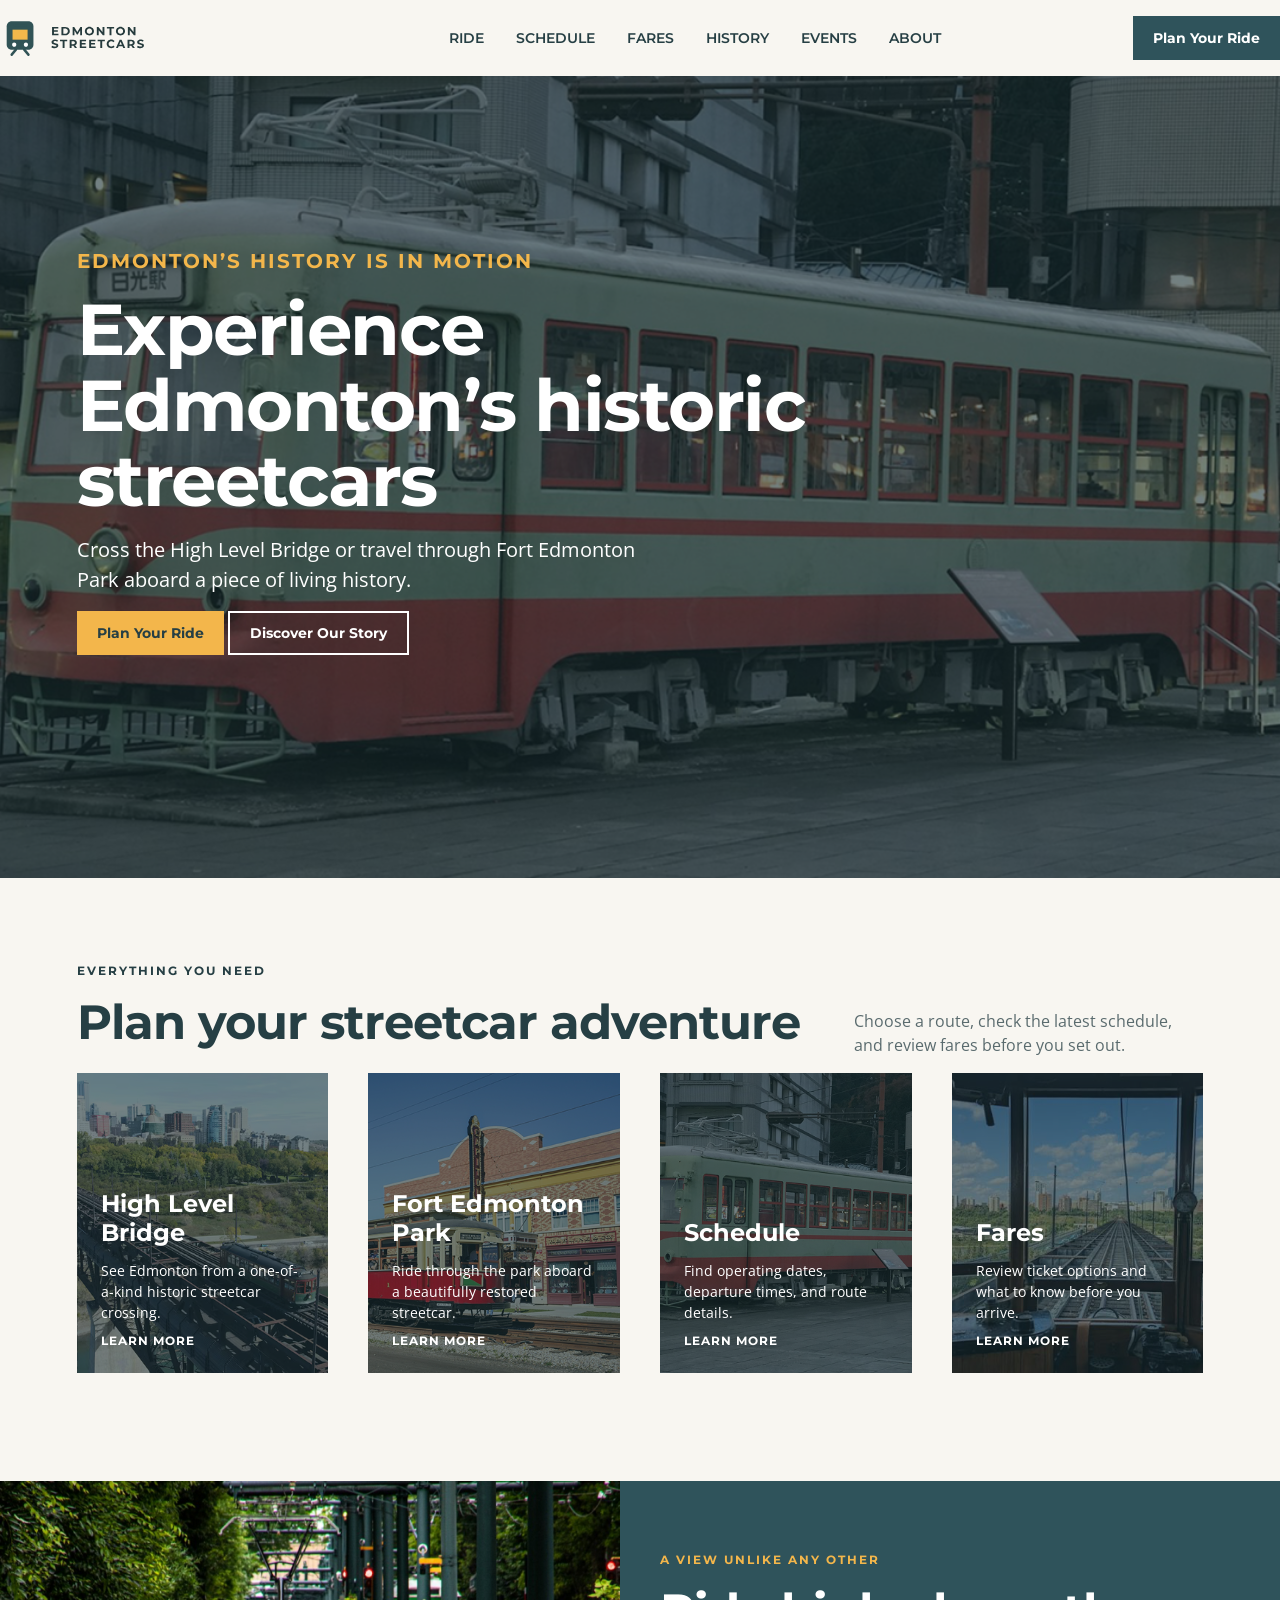
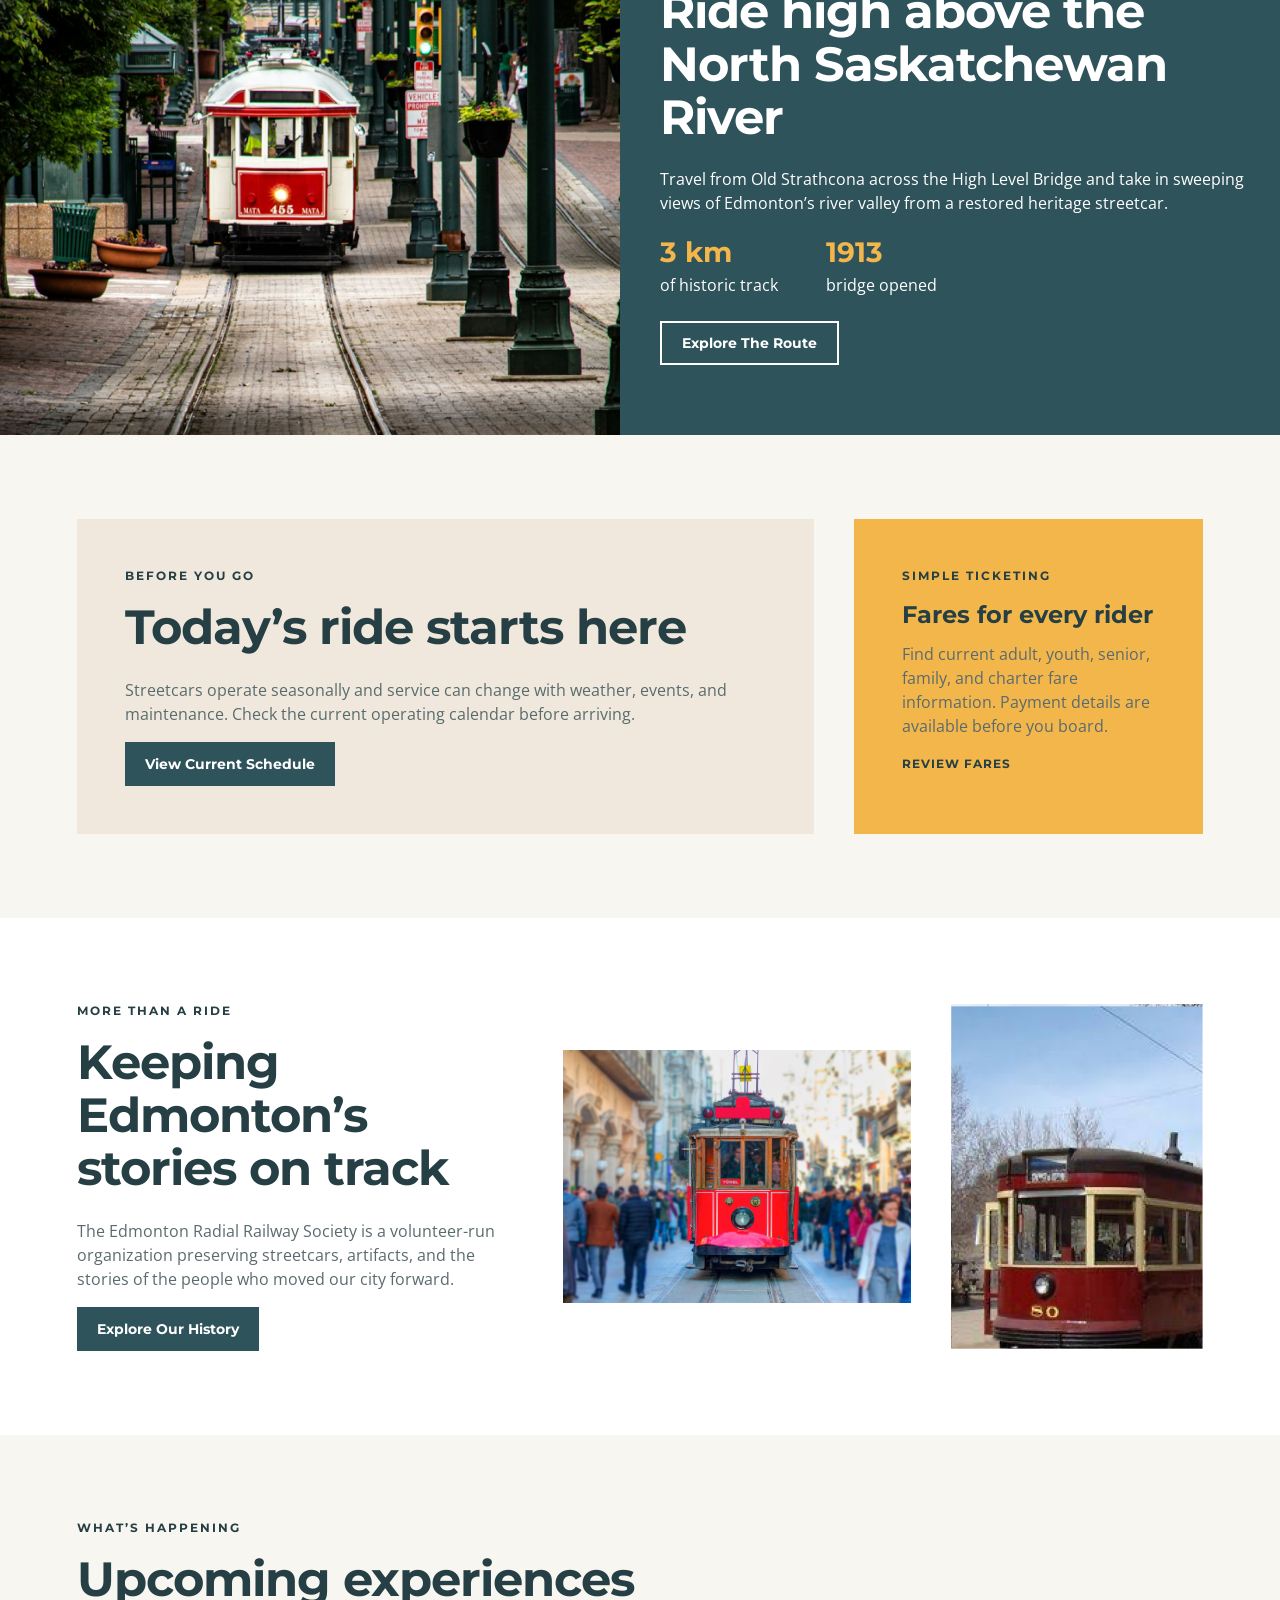
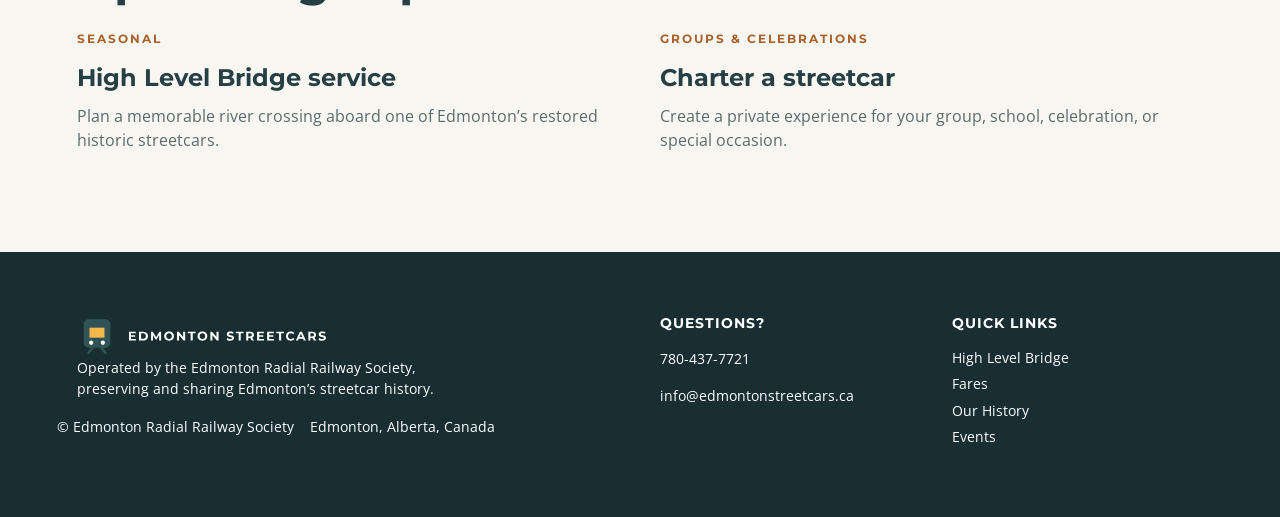
<file: index.html>
<!DOCTYPE html>
<html style="background-color: #F8F6F1;">
<head>
	<meta charset="utf-8">
	<meta name="viewport" content="width=device-width, initial-scale=1">
	<title>Home | Edmonton Streetcars</title>

	<!-- STYLES -->
	<link rel="stylesheet" type="text/css" href="normalize.css">

	<link rel="stylesheet" type="text/css" href="layout.css">

	<link rel="stylesheet" type="text/css" href="style.css">

	<!-- FONTS -->
	<link rel="preconnect" href="https://fonts.googleapis.com">
	<link rel="preconnect" href="https://fonts.gstatic.com" crossorigin>
	<link href="https://fonts.googleapis.com/css2?family=Montserrat:wght@400;600;700;800&display=swap" rel="stylesheet">
	<link href="https://fonts.googleapis.com/css2?family=Open+Sans:wght@400;600&display=swap" rel="stylesheet">

</head>

	<body>
		<div class="page-wrap"><!-- OPEN PAGE WRAPPER -->

			<nav class="nav" id="site-nav">
				<div class="container-full"> <!-- CONTAINER -->
					<div class="row row-align-center"> <!-- ROW -->

						<div class="col col-lg-3 col-sm-12 nav-top"> <!-- COL-->
							<!-- LOGO -->
							<a href="index.html" class="brand"><img src="images/logo-icon.svg" class="logo"> 
							</a>

							<button class="hamburger" type="button">
								<span></span>
								<span></span>
								<span></span>
							</button>
						</div> <!-- COL END -->

						<div class="col col-lg-7 u-sm-none" id="nav-links"> <!-- COL-->
							<!-- MENU -->
							<ul class="nav-menu">
								<li> <a href="highlevelbridge.html"> Ride </a> </li>
								<li> <a href="#"> Schedule </a> </li>
								<li> <a href="fares.html"> Fares </a> </li>
								<li> <a href="history.html"> History </a> </li>
								<li> <a href="#"> Events </a> </li>
								<li> <a href="#"> About </a> </li>
							</ul>
						</div> <!-- COL END -->

						<div class="col col-lg-2 u-sm-none u-text-right"> <!-- COL-->
							<!-- CTA BUTTON (call to action) -->
							<a class="button" href="highlevelbridge.html">Plan Your Ride</a>
						</div> <!-- COL END -->

					</div> <!-- ROW END -->
				</div> <!-- CONTAINER CLOSE -->
			</nav>

			<!-- HERO -->
			<section class="hero hero-home">
				<div class="overlay"></div>
				<div class="container above">
					<div class="row">
						<div class="col col-lg-8 col-sm-12">
							<p class="label">Edmonton’s history is in motion</p>
							<h1>Experience Edmonton’s historic streetcars</h1>
							<p>Cross the High Level Bridge or travel through Fort Edmonton Park aboard a piece of living history.</p>
							<a class="button2" href="highlevelbridge.html">Plan Your Ride</a>
							<a class="button3" href="history.html">Discover Our Story</a>
						</div>
					</div>
				</div>
			</section>

			<!-- PLAN YOUR ADVENTURE -->
			<section class="section-padding">
				<div class="container">
					<div class="row row-align-end">
						<div class="col col-lg-8 col-sm-12">
							<p class="label">Everything you need</p>
							<h3>Plan your streetcar adventure</h3>
						</div>
						<div class="col col-lg-4 col-sm-12">
							<p>Choose a route, check the latest schedule, and review fares before you set out.</p>
						</div>
					</div>

					<div class="row">
						<!-- CARD 1 -->
						<div class="col col-lg-3 col-sm-12">
							<div class="photo-card card-bridge">
								<div class="overlay"></div>
								<div class="photo-card-text">
									<h4>High Level Bridge</h4>
									<p>See Edmonton from a one-of-a-kind historic streetcar crossing.</p>
									<a href="highlevelbridge.html" class="link">Learn more</a>
								</div>
							</div>
						</div>
						<!-- CARD 2 -->
						<div class="col col-lg-3 col-sm-12">
							<div class="photo-card card-park">
								<div class="overlay"></div>
								<div class="photo-card-text">
									<h4>Fort Edmonton Park</h4>
									<p>Ride through the park aboard a beautifully restored streetcar.</p>
									<a href="#" class="link">Learn more</a>
								</div>
							</div>
						</div>
						<!-- CARD 3 -->
						<div class="col col-lg-3 col-sm-12">
							<div class="photo-card card-schedule">
								<div class="overlay"></div>
								<div class="photo-card-text">
									<h4>Schedule</h4>
									<p>Find operating dates, departure times, and route details.</p>
									<a href="#" class="link">Learn more</a>
								</div>
							</div>
						</div>
						<!-- CARD 4 -->
						<div class="col col-lg-3 col-sm-12">
							<div class="photo-card card-fares">
								<div class="overlay"></div>
								<div class="photo-card-text">
									<h4>Fares</h4>
									<p>Review ticket options and what to know before you arrive.</p>
									<a href="fares.html" class="link">Learn more</a>
								</div>
							</div>
						</div>
					</div>
				</div>
			</section>

			<!-- RIDE HIGH -->
			<section class="background-teal">
				<div class="container-full">
					<div class="row row-align-center">
						<div class="col col-lg-6 col-sm-12">
							<img src="images/ride-high.jpg" class="img-full">
						</div>
						<div class="col col-lg-6 col-sm-12">
							<p class="label text-gold">A view unlike any other</p>
							<h3 class="text-white">Ride high above the North Saskatchewan River</h3>
							<p class="light-text">Travel from Old Strathcona across the High Level Bridge and take in sweeping views of Edmonton’s river valley from a restored heritage streetcar.</p>
							<div class="stats">
								<div>
									<p class="stat-number">3 km</p>
									<p class="stat-text">of historic track</p>
								</div>
								<div>
									<p class="stat-number">1913</p>
									<p class="stat-text">bridge opened</p>
								</div>
							</div>
							<a class="button3" href="highlevelbridge.html">Explore The Route</a>
						</div>
					</div>
				</div>
			</section>

			<!-- TODAY'S RIDE -->
			<section class="section-padding">
				<div class="container">
					<div class="row">
						<div class="col col-lg-8 col-sm-12">
							<div class="box-sand">
								<p class="label">Before you go</p>
								<h3>Today’s ride starts here</h3>
								<p>Streetcars operate seasonally and service can change with weather, events, and maintenance. Check the current operating calendar before arriving.</p>
								<a class="button" href="#">View Current Schedule</a>
							</div>
						</div>
						<div class="col col-lg-4 col-sm-12">
							<div class="box-gold">
								<p class="label">Simple ticketing</p>
								<h4>Fares for every rider</h4>
								<p>Find current adult, youth, senior, family, and charter fare information. Payment details are available before you board.</p>
								<a class="link" href="fares.html">Review fares</a>
							</div>
						</div>
					</div>
				</div>
			</section>

			<!-- ON TRACK -->
			<section class="section-padding background-white">
				<div class="container">
					<div class="row row-align-center">
						<div class="col col-lg-5 col-sm-12">
							<p class="label">More than a ride</p>
							<h3>Keeping Edmonton’s stories on track</h3>
							<p>The Edmonton Radial Railway Society is a volunteer-run organization preserving streetcars, artifacts, and the stories of the people who moved our city forward.</p>
							<a class="button" href="history.html">Explore Our History</a>
						</div>
						<div class="col col-lg-4 col-sm-12">
							<img src="images/on-track1.jpeg" class="img-full">
						</div>
						<div class="col col-lg-3 col-sm-12">
							<img src="images/on-track2.jpg" class="img-full">
						</div>
					</div>
				</div>
			</section>

			<!-- UPCOMING EXPERIENCES -->
			<section class="section-padding">
				<div class="container">
					<p class="label">What’s happening</p>
					<h3>Upcoming experiences</h3>
					<div class="row">
						<div class="col col-lg-6 col-sm-12">
							<p class="label text-rust">Seasonal</p>
							<h4>High Level Bridge service</h4>
							<p>Plan a memorable river crossing aboard one of Edmonton’s restored historic streetcars.</p>
						</div>
						<div class="col col-lg-6 col-sm-12">
							<p class="label text-rust">Groups &amp; celebrations</p>
							<h4>Charter a streetcar</h4>
							<p>Create a private experience for your group, school, celebration, or special occasion.</p>
						</div>
					</div>
				</div>
			</section>

			<!-- FOOTER -->
			<footer>
				<div class="container"><!-- CONTAINER -->
					<div class="row"> <!-- ROW -->

						<div class="col col-lg-6 u-sm-none"><!-- COLUMN 1 -->
							<div class="footer-left"> <!-- WRAP -->
								<a href="index.html" class="brand"><img src="images/footer-logo.svg" class="logo"> 
								</a>
								<p>Operated by the Edmonton Radial Railway Society,<br>preserving and sharing Edmonton’s streetcar history.</p>

								<div class="row row-align-center copyright"> <!-- COPYRIGHT -->
									<p>© Edmonton Radial Railway Society</p>
									<p>Edmonton, Alberta, Canada</p>
								</div> <!-- COPYRIGHT END -->
							</div><!-- WRAP END -->
						</div><!-- column 1 ends -->

						<div class="col col-lg-3 col-sm-12"><!-- COLUMN 2 -->
							<h2 class="footer-header">Questions?</h2>
							<p>780-437-7721</p>
							<p>info@edmontonstreetcars.ca</p>
						</div><!-- column 2 ends -->

						<div class="col col-lg-3 col-sm-12"><!-- COLUMN 3 -->
							<h2 class="footer-header">Quick Links</h2>
							<ul class="footer-links">
								<li><a href="highlevelbridge.html">High Level Bridge</a></li>
								<li><a href="fares.html">Fares</a></li>
								<li><a href="history.html">Our History</a></li>
								<li><a href="#">Events</a></li>
							</ul>
						</div><!-- column 3 ends -->

						<!-- MOBILE COPYRIGHT -->
						<div class="col col-sm-12 footer-bottom">
							<div class="row row-align-center">
								<p>© Edmonton Radial Railway Society</p>
								<p>Edmonton, Alberta, Canada</p>
							</div>
						</div>

					</div> <!-- ROW ENDS -->
				</div><!-- container ends -->
			</footer>

		</div><!-- CLOSE PAGE WRAPPER -->
	</body>
</html>
</file>
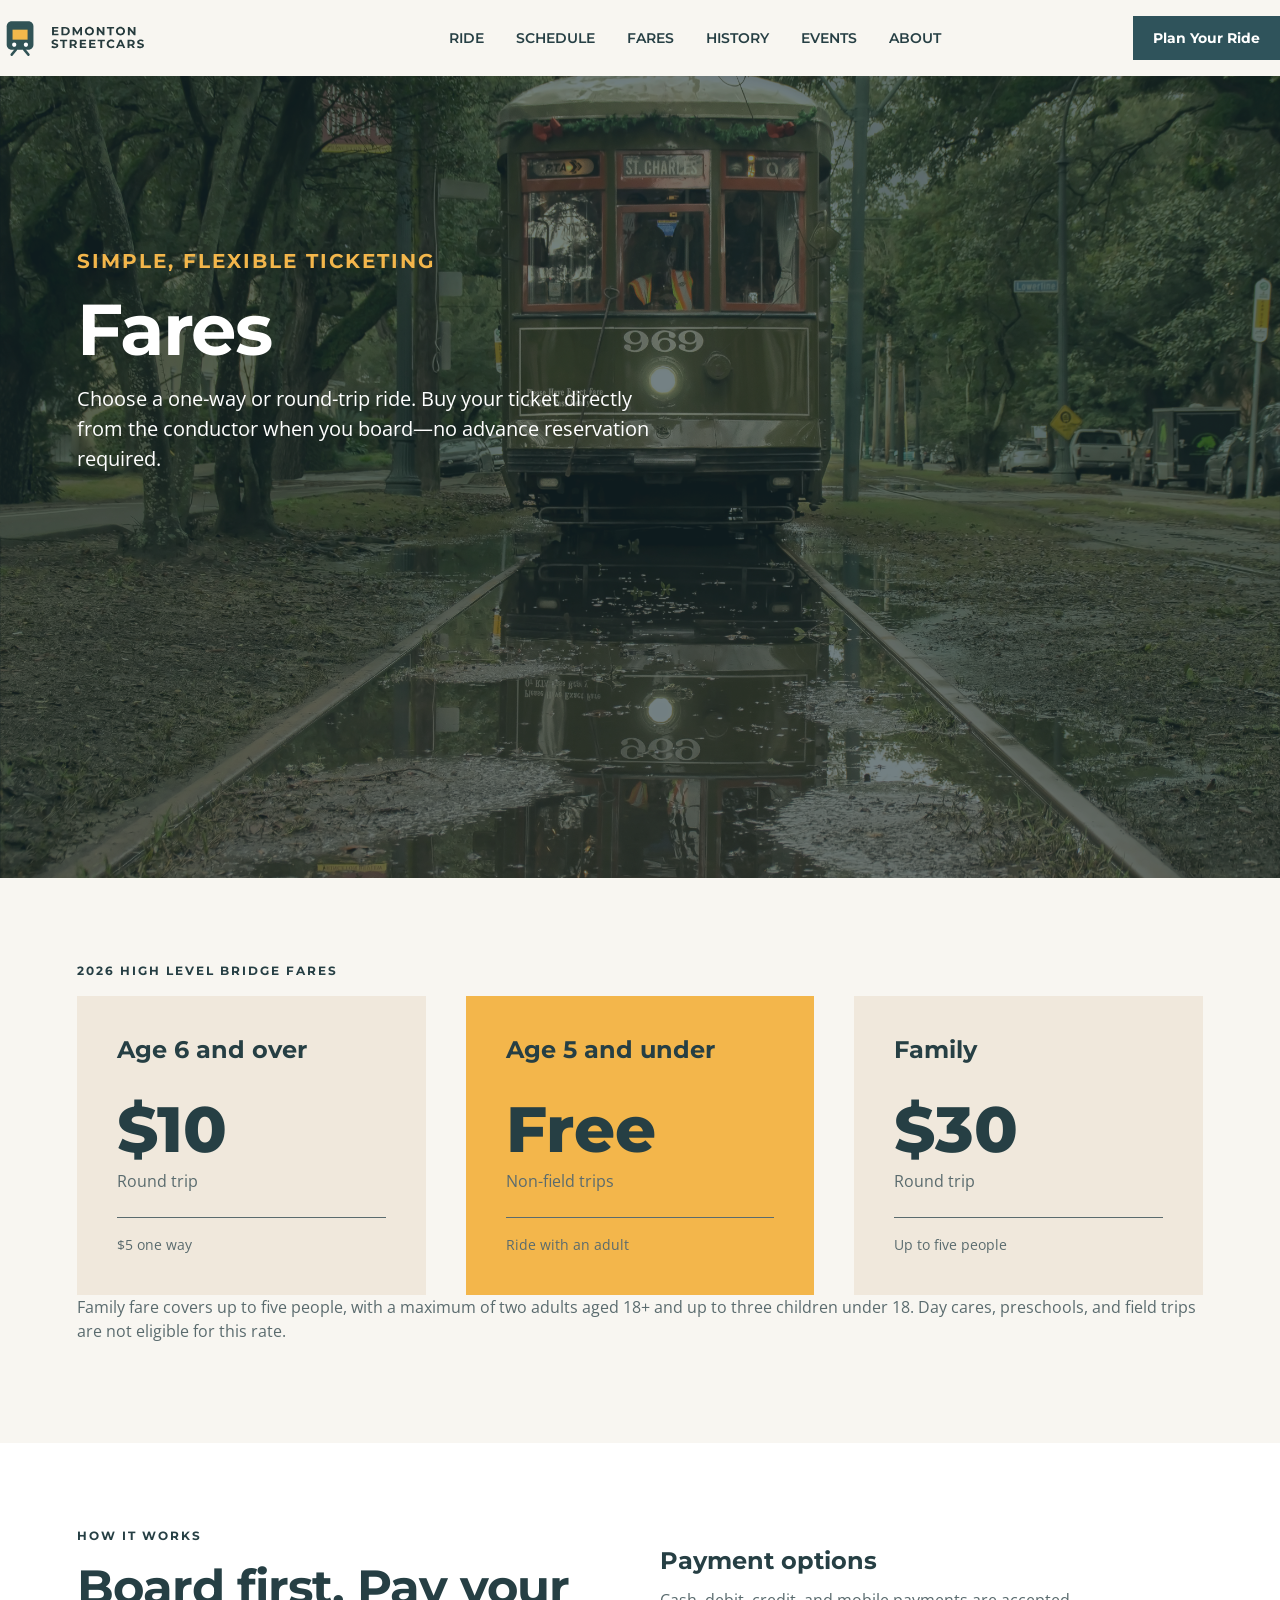
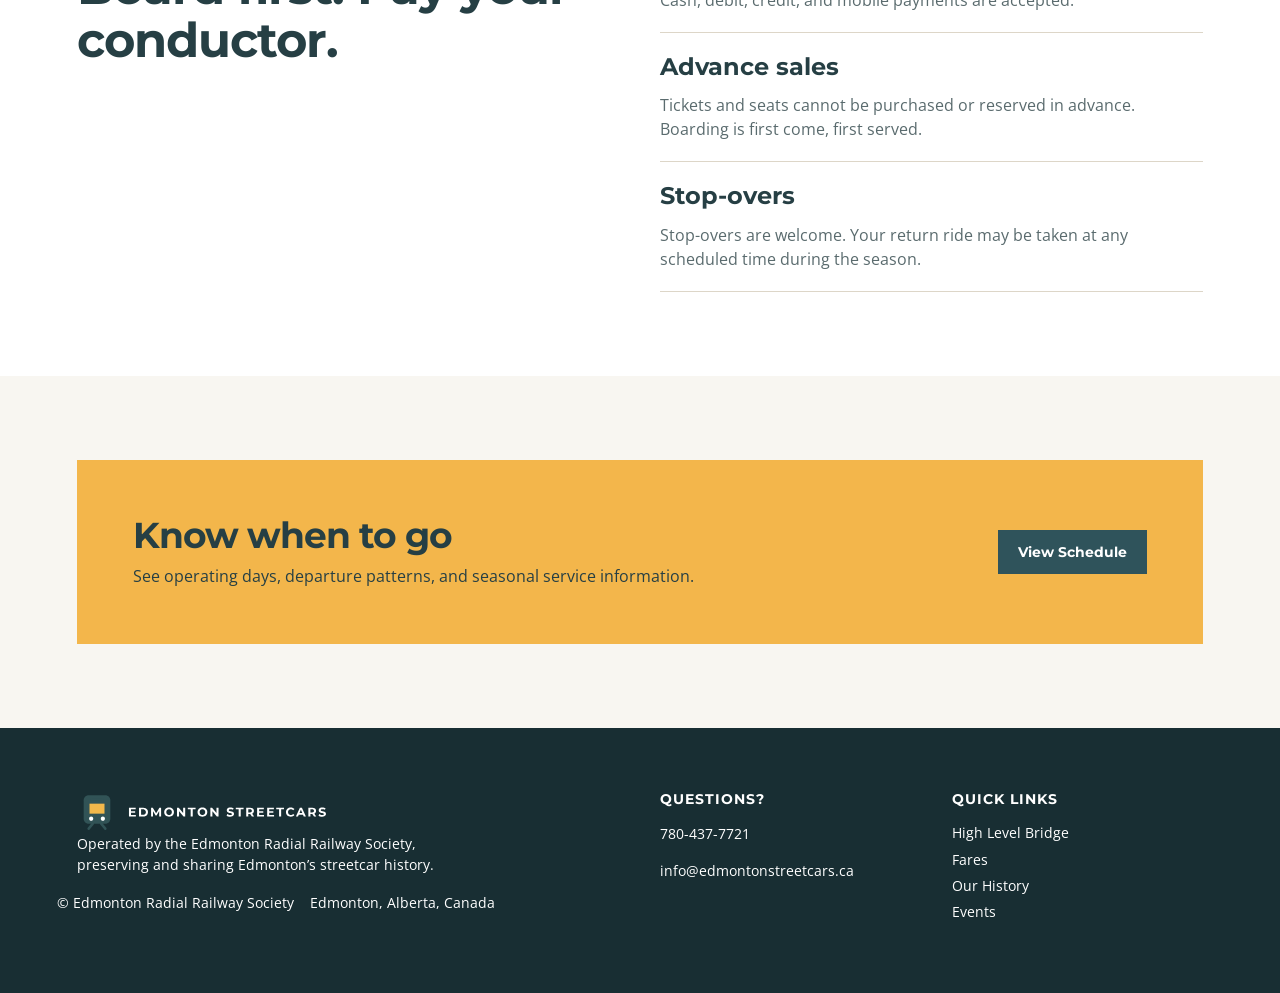
<file: fares.html>
<!DOCTYPE html>
<html style="background-color: #F8F6F1;">
<head>
	<meta charset="utf-8">
	<meta name="viewport" content="width=device-width, initial-scale=1">
	<title>Fares | Edmonton Streetcars</title>

	<!-- STYLES -->
	<link rel="stylesheet" type="text/css" href="normalize.css">

	<link rel="stylesheet" type="text/css" href="layout.css">

	<link rel="stylesheet" type="text/css" href="style.css">

	<!-- FONTS -->
	<link rel="preconnect" href="https://fonts.googleapis.com">
	<link rel="preconnect" href="https://fonts.gstatic.com" crossorigin>
	<link href="https://fonts.googleapis.com/css2?family=Montserrat:wght@400;600;700;800&display=swap" rel="stylesheet">
	<link href="https://fonts.googleapis.com/css2?family=Open+Sans:wght@400;600&display=swap" rel="stylesheet">

</head>

	<body>
		<div class="page-wrap"><!-- OPEN PAGE WRAPPER -->

			<nav class="nav" id="site-nav">
				<div class="container-full"> <!-- CONTAINER -->
					<div class="row row-align-center"> <!-- ROW -->

						<div class="col col-lg-3 col-sm-12 nav-top"> <!-- COL-->
							<!-- LOGO -->
							<a href="index.html" class="brand"><img src="images/logo-icon.svg" class="logo"> </a>

							<button class="hamburger" type="button">
								<span></span>
								<span></span>
								<span></span>
							</button>
						</div> <!-- COL END -->

						<div class="col col-lg-7 u-sm-none" id="nav-links"> <!-- COL-->
							<!-- MENU -->
							<ul class="nav-menu">
								<li> <a href="highlevelbridge.html"> Ride </a> </li>
								<li> <a href="#"> Schedule </a> </li>
								<li> <a href="fares.html"> Fares </a> </li>
								<li> <a href="history.html"> History </a> </li>
								<li> <a href="#"> Events </a> </li>
								<li> <a href="#"> About </a> </li>
							</ul>
						</div> <!-- COL END -->

						<div class="col col-lg-2 u-sm-none u-text-right"> <!-- COL-->
							<!-- CTA BUTTON (call to action) -->
							<a class="button" href="highlevelbridge.html">Plan Your Ride</a>
						</div> <!-- COL END -->

					</div> <!-- ROW END -->
				</div> <!-- CONTAINER CLOSE -->
			</nav>

			<!-- HERO -->
			<section class="hero hero-fares">
				<div class="overlay"></div>
				<div class="container above">
					<div class="row">
						<div class="col col-lg-8 col-sm-12">
							<p class="label">Simple, flexible ticketing</p>
							<h1>Fares</h1>
							<p>Choose a one-way or round-trip ride. Buy your ticket directly from the conductor when you board—no advance reservation required.</p>
						</div>
					</div>
				</div>
			</section>

			<!-- FARE CARDS -->
			<section class="section-padding">
				<div class="container">
					<p class="label">2026 High Level Bridge fares</p>

					<div class="row">
						<div class="col col-lg-4 col-sm-12">
							<div class="fare-card">
								<h4>Age 6 and over</h4>
								<p class="fare-price">$10</p>
								<p>Round trip</p>
								<p class="fare-note">$5 one way</p>
							</div>
						</div>
						<div class="col col-lg-4 col-sm-12">
							<div class="fare-card fare-card-gold">
								<h4>Age 5 and under</h4>
								<p class="fare-price">Free</p>
								<p>Non-field trips</p>
								<p class="fare-note">Ride with an adult</p>
							</div>
						</div>
						<div class="col col-lg-4 col-sm-12">
							<div class="fare-card">
								<h4>Family</h4>
								<p class="fare-price">$30</p>
								<p>Round trip</p>
								<p class="fare-note">Up to five people</p>
							</div>
						</div>
					</div>

					<p>Family fare covers up to five people, with a maximum of two adults aged 18+ and up to three children under 18. Day cares, preschools, and field trips are not eligible for this rate.</p>
				</div>
			</section>

			<!-- HOW IT WORKS -->
			<section class="section-padding background-white">
				<div class="container">
					<div class="row">
						<div class="col col-lg-6 col-sm-12">
							<p class="label">How it works</p>
							<h3>Board first. Pay your conductor.</h3>
						</div>
						<div class="col col-lg-6 col-sm-12">
							<div class="item">
								<h4>Payment options</h4>
								<p>Cash, debit, credit, and mobile payments are accepted.</p>
							</div>
							<div class="item">
								<h4>Advance sales</h4>
								<p>Tickets and seats cannot be purchased or reserved in advance. Boarding is first come, first served.</p>
							</div>
							<div class="item">
								<h4>Stop-overs</h4>
								<p>Stop-overs are welcome. Your return ride may be taken at any scheduled time during the season.</p>
							</div>
						</div>
					</div>
				</div>
			</section>

			<!-- CALL TO ACTION -->
			<section class="section-padding">
				<div class="container">
					<div class="cta-box">
						<div class="row row-align-center">
							<div class="col col-lg-9 col-sm-12">
								<h3>Know when to go</h3>
								<p>See operating days, departure patterns, and seasonal service information.</p>
							</div>
							<div class="col col-lg-3 col-sm-12 u-text-right">
								<a class="button" href="#">View Schedule</a>
							</div>
						</div>
					</div>
				</div>
			</section>

			<!-- FOOTER -->
			<footer>
				<div class="container"><!-- CONTAINER -->
					<div class="row"> <!-- ROW -->

						<div class="col col-lg-6 u-sm-none"><!-- COLUMN 1 -->
							<div class="footer-left"> <!-- WRAP -->
								<a href="index.html" class="brand"><img src="images/footer-logo.svg" class="logo"> </a>
								<p>Operated by the Edmonton Radial Railway Society,<br>preserving and sharing Edmonton’s streetcar history.</p>

								<div class="row row-align-center copyright"> <!-- COPYRIGHT -->
									<p>© Edmonton Radial Railway Society</p>
									<p>Edmonton, Alberta, Canada</p>
								</div> <!-- COPYRIGHT END -->
							</div><!-- WRAP END -->
						</div><!-- column 1 ends -->

						<div class="col col-lg-3 col-sm-12"><!-- COLUMN 2 -->
							<h2 class="footer-header">Questions?</h2>
							<p>780-437-7721</p>
							<p>info@edmontonstreetcars.ca</p>
						</div><!-- column 2 ends -->

						<div class="col col-lg-3 col-sm-12"><!-- COLUMN 3 -->
							<h2 class="footer-header">Quick Links</h2>
							<ul class="footer-links">
								<li><a href="highlevelbridge.html">High Level Bridge</a></li>
								<li><a href="fares.html">Fares</a></li>
								<li><a href="history.html">Our History</a></li>
								<li><a href="#">Events</a></li>
							</ul>
						</div><!-- column 3 ends -->

						<!-- MOBILE COPYRIGHT -->
						<div class="col col-sm-12 footer-bottom">
							<div class="row row-align-center">
								<p>© Edmonton Radial Railway Society</p>
								<p>Edmonton, Alberta, Canada</p>
							</div>
						</div>

					</div> <!-- ROW ENDS -->
				</div><!-- container ends -->
			</footer>

		</div><!-- CLOSE PAGE WRAPPER -->
	</body>
</html>
</file>
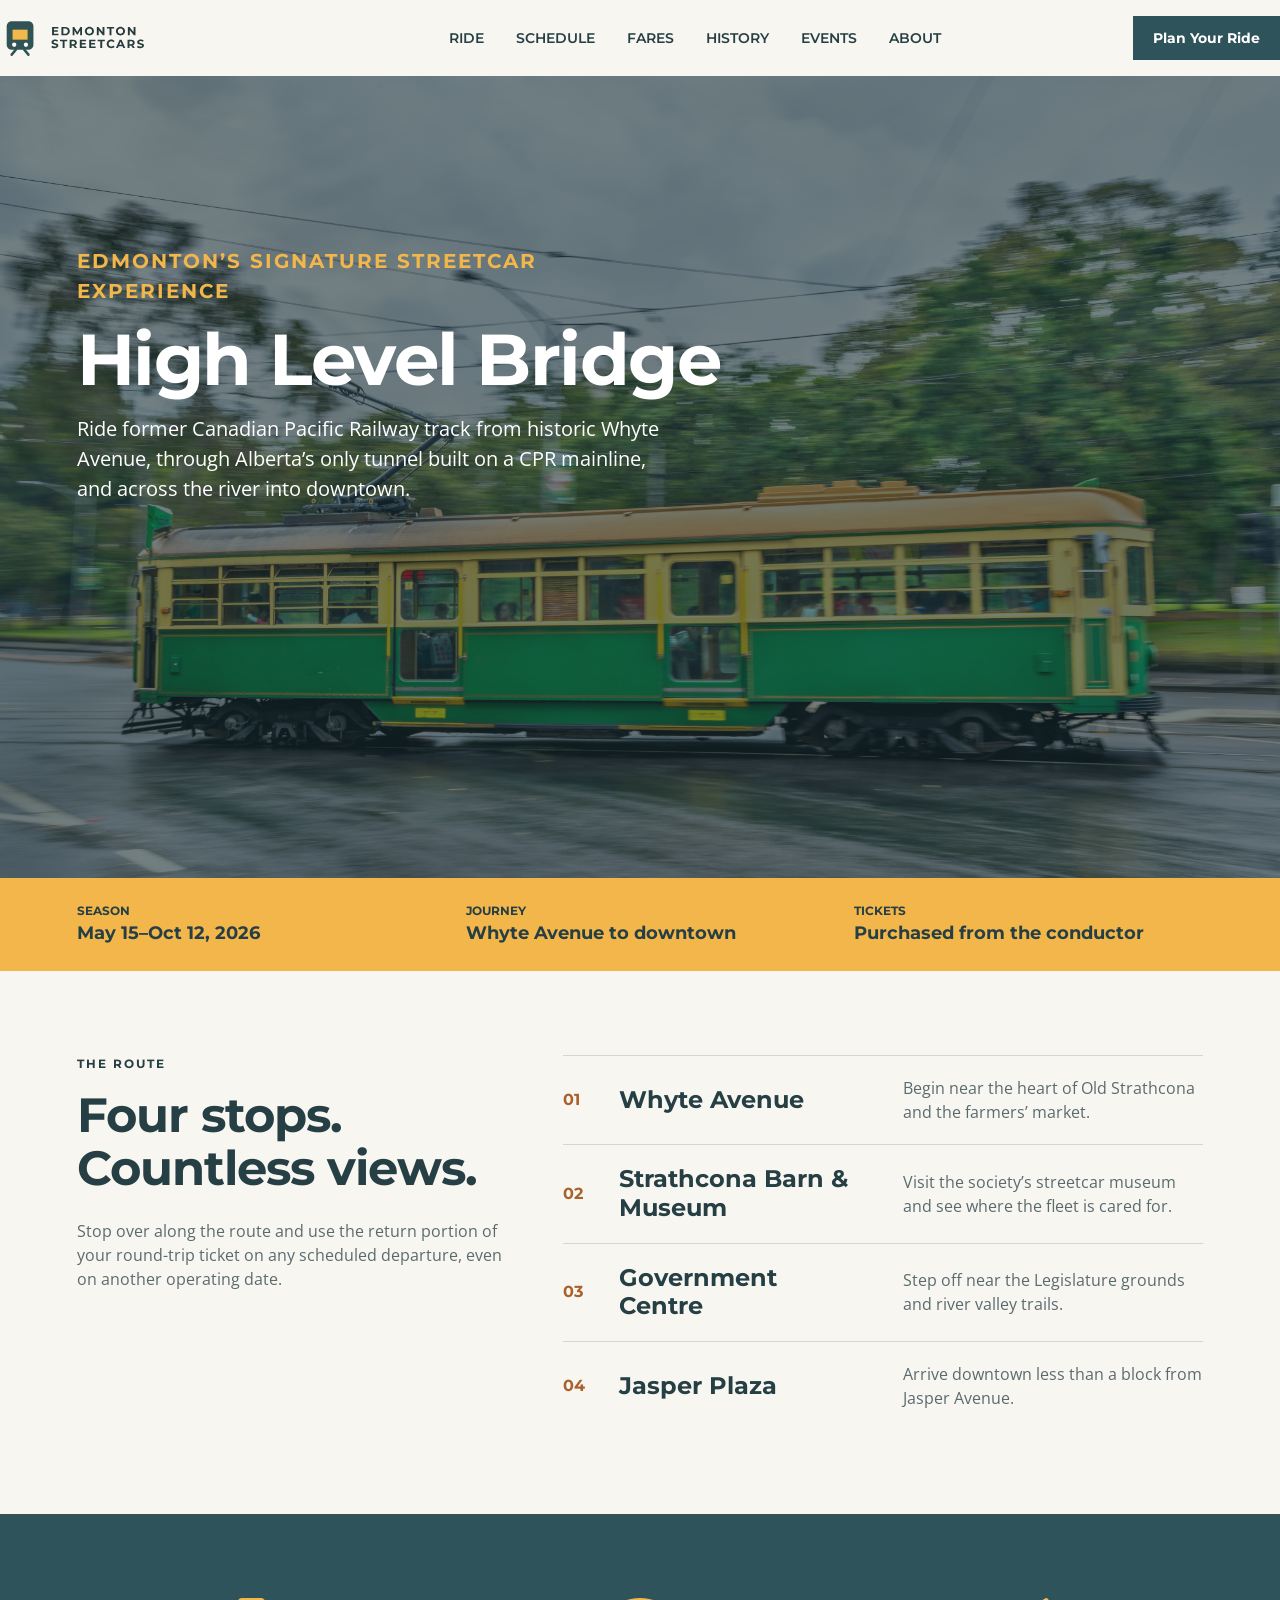
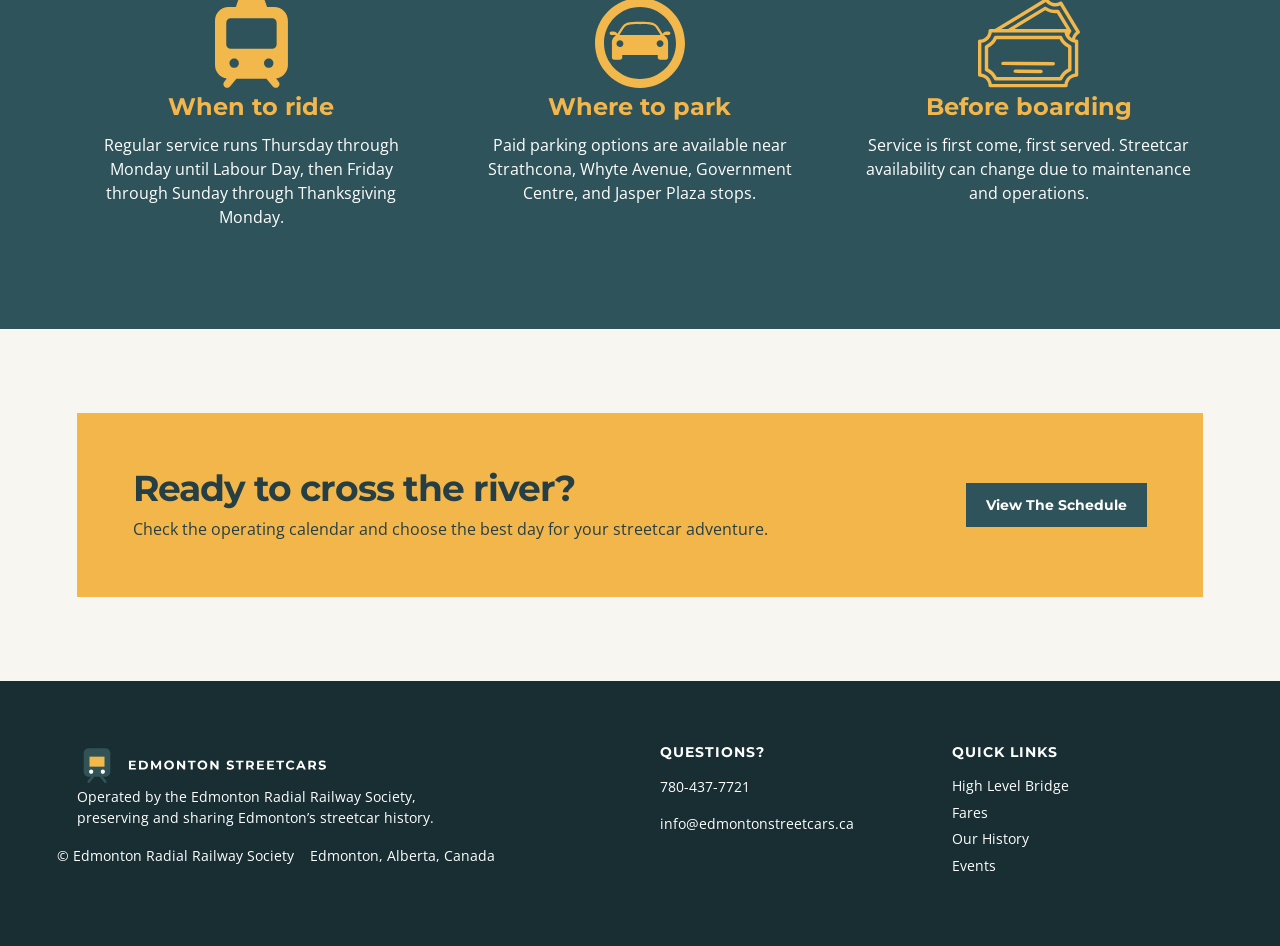
<file: highlevelbridge.html>
<!DOCTYPE html>
<html style="background-color: #F8F6F1;">
<head>
	<meta charset="utf-8">
	<meta name="viewport" content="width=device-width, initial-scale=1">
	<title>High Level Bridge | Edmonton Streetcars</title>

	<!-- STYLES -->
	<link rel="stylesheet" type="text/css" href="normalize.css">

	<link rel="stylesheet" type="text/css" href="layout.css">

	<link rel="stylesheet" type="text/css" href="style.css">

	<!-- FONTS -->
	<link rel="preconnect" href="https://fonts.googleapis.com">
	<link rel="preconnect" href="https://fonts.gstatic.com" crossorigin>
	<link href="https://fonts.googleapis.com/css2?family=Montserrat:wght@400;600;700;800&display=swap" rel="stylesheet">
	<link href="https://fonts.googleapis.com/css2?family=Open+Sans:wght@400;600&display=swap" rel="stylesheet">

</head>

	<body>
		<div class="page-wrap"><!-- OPEN PAGE WRAPPER -->

			<nav class="nav" id="site-nav">
				<div class="container-full"> <!-- CONTAINER -->
					<div class="row row-align-center"> <!-- ROW -->

						<div class="col col-lg-3 col-sm-12 nav-top"> <!-- COL-->
							<!-- LOGO -->
							<a href="index.html" class="brand"><img src="images/logo-icon.svg" class="logo">
							</a>

							<button class="hamburger" type="button">
								<span></span>
								<span></span>
								<span></span>
							</button>
						</div> <!-- COL END -->

						<div class="col col-lg-7 u-sm-none" id="nav-links"> <!-- COL-->
							<!-- MENU -->
							<ul class="nav-menu">
								<li> <a href="highlevelbridge.html"> Ride </a> </li>
								<li> <a href="#"> Schedule </a> </li>
								<li> <a href="fares.html"> Fares </a> </li>
								<li> <a href="history.html"> History </a> </li>
								<li> <a href="#"> Events </a> </li>
								<li> <a href="#"> About </a> </li>
							</ul>
						</div> <!-- COL END -->

						<div class="col col-lg-2 u-sm-none u-text-right"> <!-- COL-->
							<!-- CTA BUTTON (call to action) -->
							<a class="button" href="highlevelbridge.html">Plan Your Ride</a>
						</div> <!-- COL END -->

					</div> <!-- ROW END -->
				</div> <!-- CONTAINER CLOSE -->
			</nav>

			<!-- HERO -->
			<section class="hero hero-bridge">
				<div class="overlay"></div>
				<div class="container above">
					<div class="row">
						<div class="col col-lg-8 col-sm-12">
							<p class="label">Edmonton’s signature streetcar experience</p>
							<h1>High Level Bridge</h1>
							<p>Ride former Canadian Pacific Railway track from historic Whyte Avenue, through Alberta’s only tunnel built on a CPR mainline, and across the river into downtown.</p>
						</div>
					</div>
				</div>
			</section>

			<!-- FACT BAR -->
			<section class="fact-bar">
				<div class="container">
					<div class="row">
						<div class="col col-lg-4 col-sm-12">
							<p class="fact-title">Season</p>
							<p class="fact-text">May 15–Oct 12, 2026</p>
						</div>
						<div class="col col-lg-4 col-sm-12">
							<p class="fact-title">Journey</p>
							<p class="fact-text">Whyte Avenue to downtown</p>
						</div>
						<div class="col col-lg-4 col-sm-12">
							<p class="fact-title">Tickets</p>
							<p class="fact-text">Purchased from the conductor</p>
						</div>
					</div>
				</div>
			</section>

			<!-- THE ROUTE -->
			<section class="section-padding">
				<div class="container">
					<div class="row">
						<div class="col col-lg-5 col-sm-12">
							<p class="label">The route</p>
							<h3>Four stops. Countless views.</h3>
							<p>Stop over along the route and use the return portion of your round-trip ticket on any scheduled departure, even on another operating date.</p>
						</div>

						<div class="col col-lg-7 col-sm-12">
							<!-- STOP 1 -->
							<div class="stop">
								<div class="row row-align-center">
									<div class="col col-lg-1 col-sm-2"><p class="stop-number">01</p></div>
									<div class="col col-lg-5 col-sm-10"><h4>Whyte Avenue</h4></div>
									<div class="col col-lg-6 col-sm-12"><p>Begin near the heart of Old Strathcona and the farmers’ market.</p></div>
								</div>
							</div>
							<!-- STOP 2 -->
							<div class="stop">
								<div class="row row-align-center">
									<div class="col col-lg-1 col-sm-2"><p class="stop-number">02</p></div>
									<div class="col col-lg-5 col-sm-10"><h4>Strathcona Barn &amp; Museum</h4></div>
									<div class="col col-lg-6 col-sm-12"><p>Visit the society’s streetcar museum and see where the fleet is cared for.</p></div>
								</div>
							</div>
							<!-- STOP 3 -->
							<div class="stop">
								<div class="row row-align-center">
									<div class="col col-lg-1 col-sm-2"><p class="stop-number">03</p></div>
									<div class="col col-lg-5 col-sm-10"><h4>Government Centre</h4></div>
									<div class="col col-lg-6 col-sm-12"><p>Step off near the Legislature grounds and river valley trails.</p></div>
								</div>
							</div>
							<!-- STOP 4 -->
							<div class="stop">
								<div class="row row-align-center">
									<div class="col col-lg-1 col-sm-2"><p class="stop-number">04</p></div>
									<div class="col col-lg-5 col-sm-10"><h4>Jasper Plaza</h4></div>
									<div class="col col-lg-6 col-sm-12"><p>Arrive downtown less than a block from Jasper Avenue.</p></div>
								</div>
							</div>
						</div>
					</div>
				</div>
			</section>

			<!-- GOOD TO KNOW -->
			<section class="section-padding background-teal">
				<div class="container">
					<div class="row">
						<!-- CARD 1 -->
						<div class="col col-lg-4 col-sm-12 u-text-center">
							<img src="images/tram-icon.svg" class="icon">
							<h4 class="text-gold">When to ride</h4>
							<p class="light-text">Regular service runs Thursday through Monday until Labour Day, then Friday through Sunday through Thanksgiving Monday.</p>
						</div>
						<!-- CARD 2 -->
						<div class="col col-lg-4 col-sm-12 u-text-center">
							<img src="images/car-icon.svg" class="icon">
							<h4 class="text-gold">Where to park</h4>
							<p class="light-text">Paid parking options are available near Strathcona, Whyte Avenue, Government Centre, and Jasper Plaza stops.</p>
						</div>
						<!-- CARD 3 -->
						<div class="col col-lg-4 col-sm-12 u-text-center">
							<img src="images/ticket-icon.svg" class="icon">
							<h4 class="text-gold">Before boarding</h4>
							<p class="light-text">Service is first come, first served. Streetcar availability can change due to maintenance and operations.</p>
						</div>
					</div>
				</div>
			</section>

			<!-- CALL TO ACTION -->
			<section class="section-padding">
				<div class="container">
					<div class="cta-box">
						<div class="row row-align-center">
							<div class="col col-lg-9 col-sm-12">
								<h3>Ready to cross the river?</h3>
								<p>Check the operating calendar and choose the best day for your streetcar adventure.</p>
							</div>
							<div class="col col-lg-3 col-sm-12 u-text-right">
								<a class="button" href="#">View The Schedule</a>
							</div>
						</div>
					</div>
				</div>
			</section>

			<!-- FOOTER -->
			<footer>
				<div class="container"><!-- CONTAINER -->
					<div class="row"> <!-- ROW -->

						<div class="col col-lg-6 u-sm-none"><!-- COLUMN 1 -->
							<div class="footer-left"> <!-- WRAP -->
								<a href="index.html" class="brand"><img src="images/footer-logo.svg" class="logo"> 
								</a>
								<p>Operated by the Edmonton Radial Railway Society,<br>preserving and sharing Edmonton’s streetcar history.</p>

								<div class="row row-align-center copyright"> <!-- COPYRIGHT -->
									<p>© Edmonton Radial Railway Society</p>
									<p>Edmonton, Alberta, Canada</p>
								</div> <!-- COPYRIGHT END -->
							</div><!-- WRAP END -->
						</div><!-- column 1 ends -->

						<div class="col col-lg-3 col-sm-12"><!-- COLUMN 2 -->
							<h2 class="footer-header">Questions?</h2>
							<p>780-437-7721</p>
							<p>info@edmontonstreetcars.ca</p>
						</div><!-- column 2 ends -->

						<div class="col col-lg-3 col-sm-12"><!-- COLUMN 3 -->
							<h2 class="footer-header">Quick Links</h2>
							<ul class="footer-links">
								<li><a href="highlevelbridge.html">High Level Bridge</a></li>
								<li><a href="fares.html">Fares</a></li>
								<li><a href="history.html">Our History</a></li>
								<li><a href="#">Events</a></li>
							</ul>
						</div><!-- column 3 ends -->

						<!-- MOBILE COPYRIGHT -->
						<div class="col col-sm-12 footer-bottom">
							<div class="row row-align-center">
								<p>© Edmonton Radial Railway Society</p>
								<p>Edmonton, Alberta, Canada</p>
							</div>
						</div>

					</div> <!-- ROW ENDS -->
				</div><!-- container ends -->
			</footer>

		</div><!-- CLOSE PAGE WRAPPER -->
	</body>
</html>
</file>
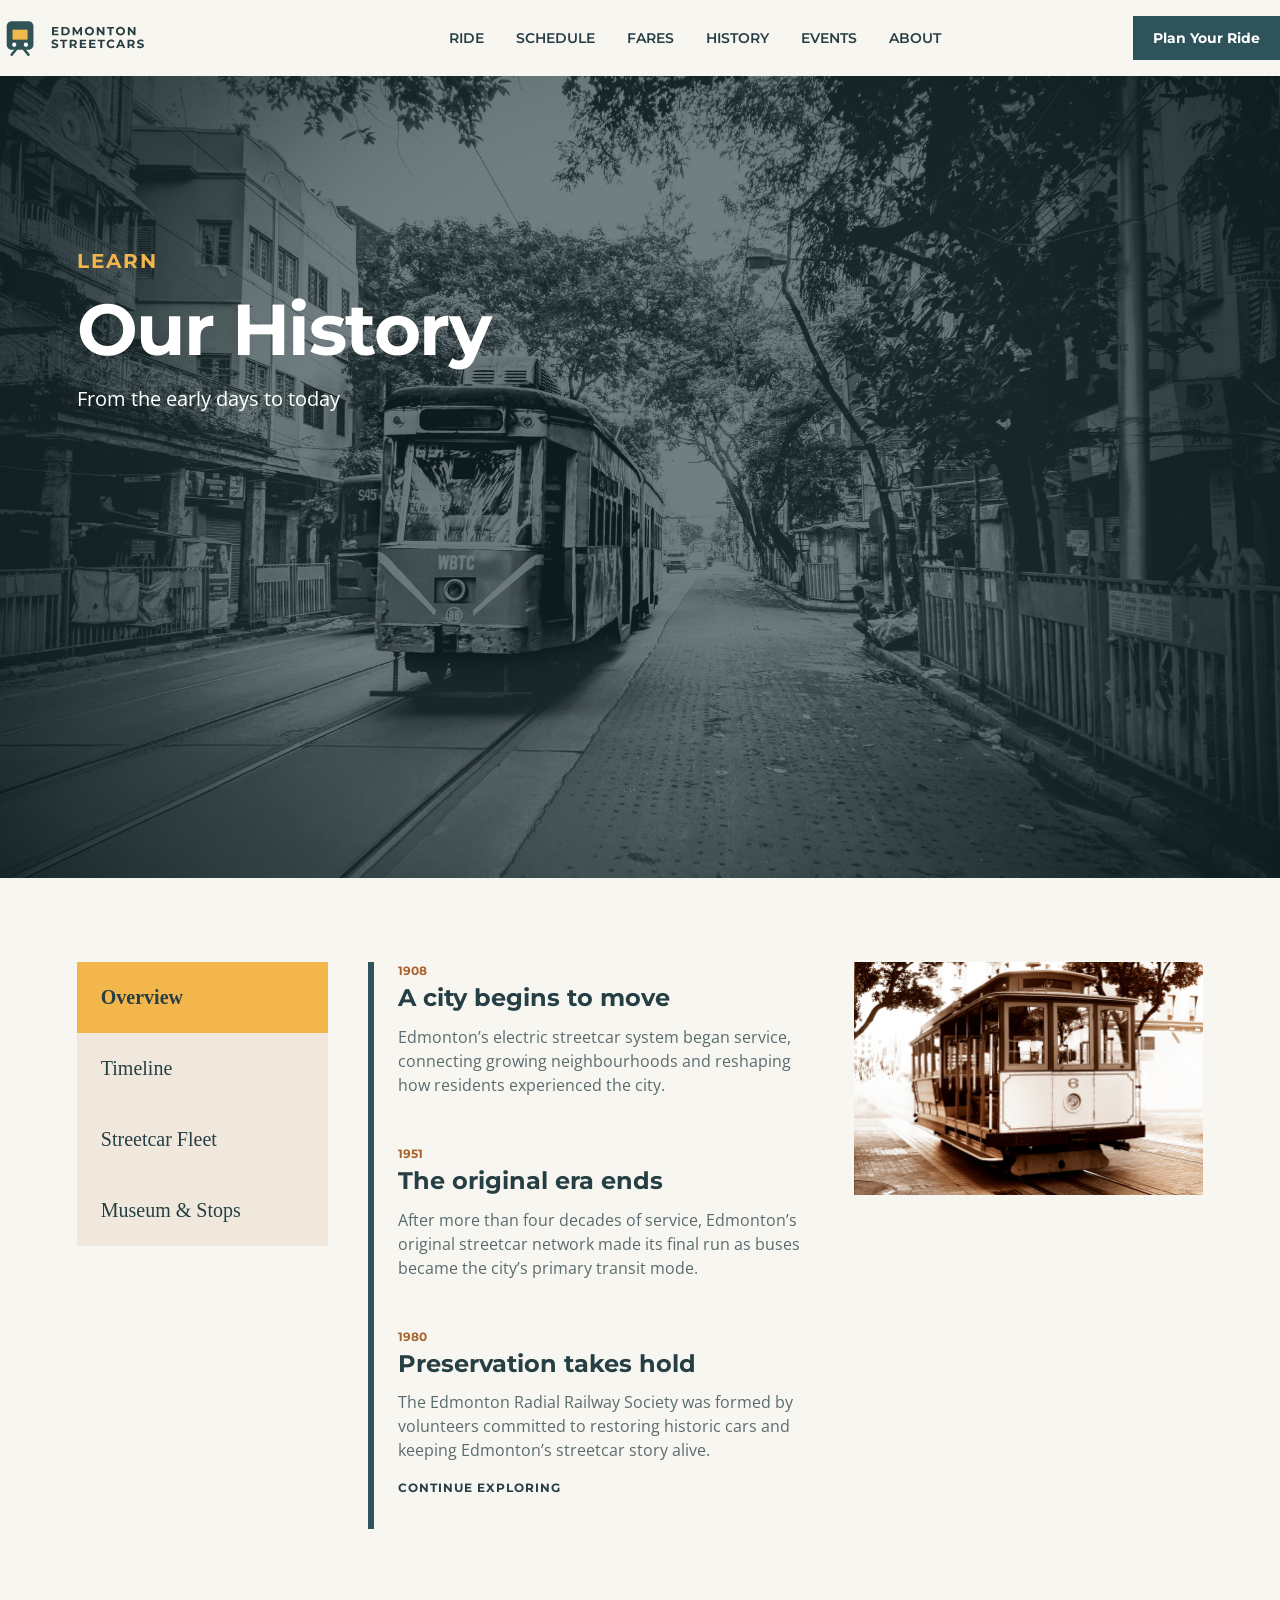
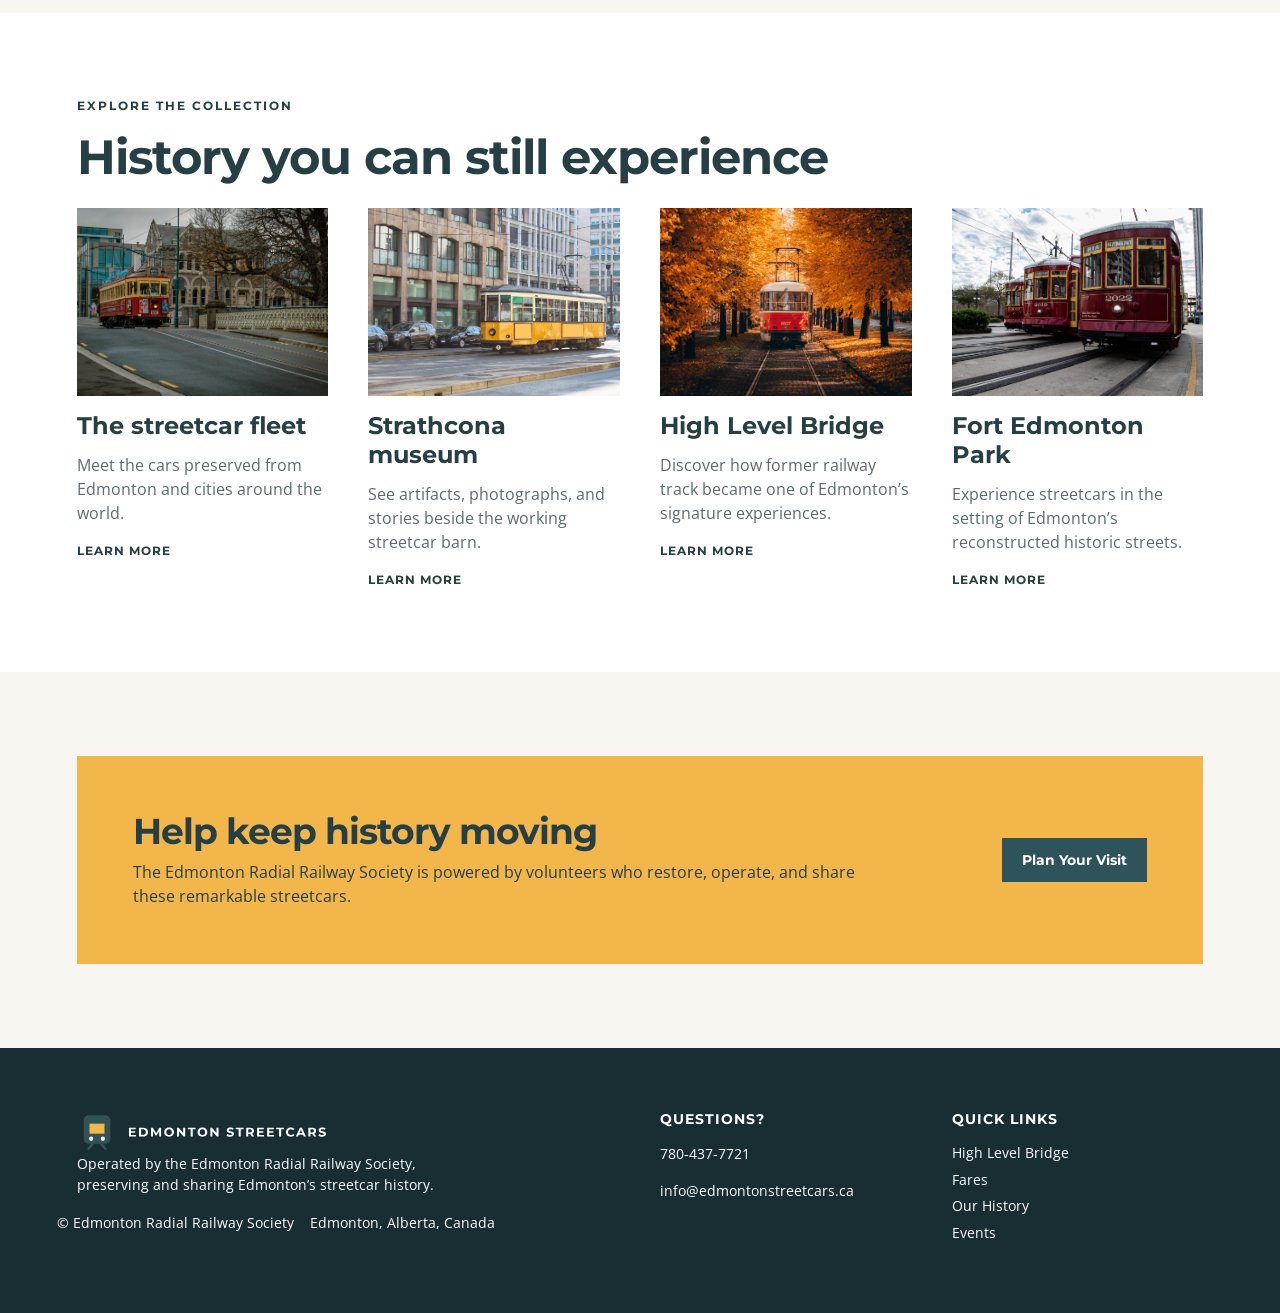
<file: history.html>
<!DOCTYPE html>
<html style="background-color: #F8F6F1;">
<head>
	<meta charset="utf-8">
	<meta name="viewport" content="width=device-width, initial-scale=1">
	<title>History | Edmonton Streetcars</title>

	<!-- STYLES -->
	<link rel="stylesheet" type="text/css" href="normalize.css">

	<link rel="stylesheet" type="text/css" href="layout.css">

	<link rel="stylesheet" type="text/css" href="style.css">

	<!-- FONTS -->
	<link rel="preconnect" href="https://fonts.googleapis.com">
	<link rel="preconnect" href="https://fonts.gstatic.com" crossorigin>
	<link href="https://fonts.googleapis.com/css2?family=Montserrat:wght@400;600;700;800&display=swap" rel="stylesheet">
	<link href="https://fonts.googleapis.com/css2?family=Open+Sans:wght@400;600&display=swap" rel="stylesheet">

</head>

	<body>
		<div class="page-wrap"><!-- OPEN PAGE WRAPPER -->

			<nav class="nav" id="site-nav">
				<div class="container-full"> <!-- CONTAINER -->
					<div class="row row-align-center"> <!-- ROW -->

						<div class="col col-lg-3 col-sm-12 nav-top"> <!-- COL-->
							<!-- LOGO -->
							<a href="index.html" class="brand"><img src="images/logo-icon.svg" class="logo"> 
							</a>

							<button class="hamburger" type="button">
								<span></span>
								<span></span>
								<span></span>
							</button>
						</div> <!-- COL END -->

						<div class="col col-lg-7 u-sm-none" id="nav-links"> <!-- COL-->
							<!-- MENU -->
							<ul class="nav-menu">
								<li> <a href="highlevelbridge.html"> Ride </a> </li>
								<li> <a href="#"> Schedule </a> </li>
								<li> <a href="fares.html"> Fares </a> </li>
								<li> <a href="history.html"> History </a> </li>
								<li> <a href="#"> Events </a> </li>
								<li> <a href="#"> About </a> </li>
							</ul>
						</div> <!-- COL END -->

						<div class="col col-lg-2 u-sm-none u-text-right"> <!-- COL-->
							<!-- CTA BUTTON (call to action) -->
							<a class="button" href="highlevelbridge.html">Plan Your Ride</a>
						</div> <!-- COL END -->

					</div> <!-- ROW END -->
				</div> <!-- CONTAINER CLOSE -->
			</nav>

			<!-- HERO -->
			<section class="hero hero-history">
				<div class="overlay"></div>
				<div class="container above">
					<div class="row">
						<div class="col col-lg-8 col-sm-12">
							<p class="label">Learn</p>
							<h1>Our History</h1>
							<p>From the early days to today</p>
						</div>
					</div>
				</div>
			</section>

			<!-- OVERVIEW -->
			<section class="section-padding">
				<div class="container">
					<div class="row">
						<!-- MENU -->
						<div class="col col-lg-3 col-sm-12">
							<ul class="tabs">
								<li><a href="#" class="active">Overview</a></li>
								<li><a href="#">Timeline</a></li>
								<li><a href="#">Streetcar Fleet</a></li>
								<li><a href="#">Museum &amp; Stops</a></li>
							</ul>
						</div>

						<!-- TIMELINE -->
						<div class="col col-lg-5 col-sm-12">
							<div class="event">
								<p class="event-year">1908</p>
								<h4>A city begins to move</h4>
								<p>Edmonton’s electric streetcar system began service, connecting growing neighbourhoods and reshaping how residents experienced the city.</p>
							</div>
							<div class="event">
								<p class="event-year">1951</p>
								<h4>The original era ends</h4>
								<p>After more than four decades of service, Edmonton’s original streetcar network made its final run as buses became the city’s primary transit mode.</p>
							</div>
							<div class="event">
								<p class="event-year">1980</p>
								<h4>Preservation takes hold</h4>
								<p>The Edmonton Radial Railway Society was formed by volunteers committed to restoring historic cars and keeping Edmonton’s streetcar story alive.</p>
								<a class="link" href="#">Continue exploring</a>
							</div>
						</div>

						<!-- PHOTO -->
						<div class="col col-lg-4 col-sm-12">
							<img src="images/our-history-overview.jpeg" class="img-full">
						</div>
					</div>
				</div>
			</section>

			<!-- COLLECTION -->
			<section class="section-padding background-white">
				<div class="container">
					<p class="label">Explore the collection</p>
					<h3>History you can still experience</h3>

					<div class="row">
						<!-- CARD 1 -->
						<div class="col col-lg-3 col-sm-12">
							<img src="images/history-card1.jpeg" class="collection-img">
							<h4>The streetcar fleet</h4>
							<p>Meet the cars preserved from Edmonton and cities around the world.</p>
							<a class="link" href="#">Learn more</a>
						</div>
						<!-- CARD 2 -->
						<div class="col col-lg-3 col-sm-12">
							<img src="images/history-card2.jpeg" class="collection-img">
							<h4>Strathcona museum</h4>
							<p>See artifacts, photographs, and stories beside the working streetcar barn.</p>
							<a class="link" href="#">Learn more</a>
						</div>
						<!-- CARD 3 -->
						<div class="col col-lg-3 col-sm-12">
							<img src="images/history-card3.jpeg" class="collection-img">
							<h4>High Level Bridge</h4>
							<p>Discover how former railway track became one of Edmonton’s signature experiences.</p>
							<a class="link" href="highlevelbridge.html">Learn more</a>
						</div>
						<!-- CARD 4 -->
						<div class="col col-lg-3 col-sm-12">
							<img src="images/history-card4.jpeg" class="collection-img">
							<h4>Fort Edmonton Park</h4>
							<p>Experience streetcars in the setting of Edmonton’s reconstructed historic streets.</p>
							<a class="link" href="#">Learn more</a>
						</div>
					</div>
				</div>
			</section>

			<!-- CALL TO ACTION -->
			<section class="section-padding">
				<div class="container">
					<div class="cta-box">
						<div class="row row-align-center">
							<div class="col col-lg-9 col-sm-12">
								<h3>Help keep history moving</h3>
								<p>The Edmonton Radial Railway Society is powered by volunteers who restore, operate, and share these remarkable streetcars.</p>
							</div>
							<div class="col col-lg-3 col-sm-12 u-text-right">
								<a class="button" href="highlevelbridge.html">Plan Your Visit</a>
							</div>
						</div>
					</div>
				</div>
			</section>

			<!-- FOOTER -->
			<footer>
				<div class="container"><!-- CONTAINER -->
					<div class="row"> <!-- ROW -->

						<div class="col col-lg-6 u-sm-none"><!-- COLUMN 1 -->
							<div class="footer-left"> <!-- WRAP -->
								<a href="index.html" class="brand"><img src="images/footer-logo.svg" class="logo"> 
								</a>
								<p>Operated by the Edmonton Radial Railway Society,<br>preserving and sharing Edmonton’s streetcar history.</p>

								<div class="row row-align-center copyright"> <!-- COPYRIGHT -->
									<p>© Edmonton Radial Railway Society</p>
									<p>Edmonton, Alberta, Canada</p>
								</div> <!-- COPYRIGHT END -->
							</div><!-- WRAP END -->
						</div><!-- column 1 ends -->

						<div class="col col-lg-3 col-sm-12"><!-- COLUMN 2 -->
							<h2 class="footer-header">Questions?</h2>
							<p>780-437-7721</p>
							<p>info@edmontonstreetcars.ca</p>
						</div><!-- column 2 ends -->

						<div class="col col-lg-3 col-sm-12"><!-- COLUMN 3 -->
							<h2 class="footer-header">Quick Links</h2>
							<ul class="footer-links">
								<li><a href="highlevelbridge.html">High Level Bridge</a></li>
								<li><a href="fares.html">Fares</a></li>
								<li><a href="history.html">Our History</a></li>
								<li><a href="#">Events</a></li>
							</ul>
						</div><!-- column 3 ends -->

						<!-- MOBILE COPYRIGHT -->
						<div class="col col-sm-12 footer-bottom">
							<div class="row row-align-center">
								<p>© Edmonton Radial Railway Society</p>
								<p>Edmonton, Alberta, Canada</p>
							</div>
						</div>

					</div> <!-- ROW ENDS -->
				</div><!-- container ends -->
			</footer>

		</div><!-- CLOSE PAGE WRAPPER -->
	</body>
</html>
</file>
<file: layout.css>
/* -- CONTAINERS -- */
.container {
	display: block;
	width: 88%;
	max-width: 1400px;
	margin: 0 auto;

}

.container-full {
	width: 100%;
	display: block;
	overflow: hidden;
	box-sizing: border-box;
}



/* -- ROW -- */

.row {
	display: flex;
	flex-wrap: wrap;
	align-content: stretch;
	margin: 0px -20px;
}

.row-justify-end { 
	justify-content: flex-end; 
} 
/* Pushes items to the end of the X axis */

.row-justify-center { 
	justify-content: center; 
} 
/* Centers items along the X axis */

.row-justify-between { 
	justify-content: space-between; 
} 
/* Distributes items with space between */

.row-align-end { 
	align-items: flex-end; 
} 
/* Pushes items the end of the Y axis */

.row-align-center { 
	align-items: center; 
} 
/* Centers items along the Y axis */


/* -- COLUMNS -- */
.col {

	flex-grow: 1;
	flex-shrink: 1;
	flex-basis: 0%;
	padding: 0px 20px;
	box-sizing: border-box;
}

.col-lg-1 {
	flex: 0 0 8.33%;
	max-width: 8.33%;

}

.col-lg-2 {
	flex: 0 0 16.66%;
	max-width: 16.66%;
}

.col-lg-3 {
	flex: 0 0 25%;
	max-width: 25%;
}

.col-lg-4 {
	flex: 0 0 33.33%;
	max-width: 33.33%;
}

.col-lg-5 {
	flex: 0 0 41.66%;
	max-width: 41.66%;
}

.col-lg-6 {
	flex: 0 0 50%;
	max-width: 50%;
}

.col-lg-7 {
	flex: 0 0 58.33%;
	max-width: 58.33%;
}

.col-lg-8 {
	flex: 0 0 66.66%;
	max-width: 66.66%;
}

.col-lg-9 {
	flex: 0 0 75%;
	max-width: 75%;
}

.col-lg-10 {
	flex: 0 0 83.33%;
	max-width: 83.33%;
}

.col-lg-11 {
	flex: 0 0 91.66%;
	max-width: 91.66%;
}

.col-lg-12 {
	flex: 0 0 100%;
	max-width: 100%;
}

/* -- SECTION SPACING -- */
.section-padding {
	padding: 84px 0px;
}



/* -- MOBILE DEVICE--*/

@media screen and (max-width: 478px){

	.col-sm-1 {
		flex: 0 0 8.33%;
		max-width: 8.33%;

	}

	.col-sm-2 {
		flex: 0 0 16.66%;
		max-width: 16.66%;
	}

	.col-sm-3 {
		flex: 0 0 25%;
		max-width: 25%;
	}

	.col-sm-4 {
		flex: 0 0 33.33%;
		max-width: 33.33%;
	}

	.col-sm-5 {
		flex: 0 0 41.67%;
		max-width: 41.67%;
	}

	.col-sm-6 {
		flex: 0 0 50%;
		max-width: 50%;
	}

	.col-sm-7 {
		flex: 0 0 58.33%;
		max-width: 58.33%;
	}

	.col-sm-8 {
		flex: 0 0 66.67%;
		max-width: 66.67%;
	}

	.col-sm-9 {
		flex: 0 0 75%;
		max-width: 75%;
	}

	.col-sm-10 {
		flex: 0 0 83.33%;
		max-width: 83.33%;
	}

	.col-sm-11 {
		flex: 0 0 91.67%;
		max-width: 91.67%;
	}

	.col-sm-12 {
		flex: 0 0 100%;
		max-width: 100%;
	}


}
</file>
<file: style.css>
/* TYPE STYLES */

h1 {
	color: #263F44; /* DARK TEAL */
	font-size: 72px;
	line-height: 105%;
	letter-spacing: -1.5px;
	font-family: "Montserrat", sans-serif;
	margin: 0 0 16px 0;
}

h2 {
	color: #263F44;
	font-size: 40px;
	line-height: 110%;
	letter-spacing: -1px;
	font-family: "Montserrat", sans-serif;
	margin: 0 0 16px 0;
}

h3 {
	color: #263F44;
	font-size: 48px;
	line-height: 110%;
	letter-spacing: -1px;
	font-family: "Montserrat", sans-serif;
	margin: 0 0 24px 0;
}

h4 {
	color: #263F44;
	font-size: 24px;
	line-height: 120%;
	font-family: "Montserrat", sans-serif;
	margin: 0 0 12px 0;
}

p {
	font-family: "Open Sans", sans-serif;
	font-size: 16px;
	color: #5A6B6E;
	line-height: 150%;
	margin: 0 0 16px 0;
}

a {
	text-decoration: none;
	color: #263F44;
}

/* SMALL LABEL ABOVE HEADINGS */

.label {
	font-family: "Montserrat", sans-serif;
	font-size: 12px;
	font-weight: 700;
	letter-spacing: 2px;
	text-transform: uppercase;
	color: #263F44;
	margin: 0 0 16px 0;
}

/* BUTTON STYLES */

.button {
	background-color: #2F535B; /* TEAL */
	padding: 14px 20px;
	font-family: "Montserrat", sans-serif;
	font-weight: 700;
	color: #ffffff;
	text-decoration: none;
	font-size: 14px;
	display: inline-block;
}

.button:hover {
	background-color: #182E33;
	transition: ease 200ms;
}

.button2 {
	background-color: #F3B64B; /* GOLD */
	padding: 14px 20px;
	font-family: "Montserrat", sans-serif;
	font-weight: 700;
	color: #263F44;
	text-decoration: none;
	font-size: 14px;
	display: inline-block;
}

.button2:hover {
	background-color: #D69A32;
	transition: ease 200ms;
}

.button3 {
	border: 2px solid #ffffff;
	padding: 12px 20px;
	font-family: "Montserrat", sans-serif;
	font-weight: 700;
	color: #ffffff;
	text-decoration: none;
	font-size: 14px;
	display: inline-block;
}

.button3:hover {
	background-color: #ffffff;
	color: #263F44;
	transition: ease 200ms;
}

/* UTILITY */

.u-text-center {
	text-align: center;
}

.u-text-right {
	text-align: right;
}

.u-p-relative {
	position: relative;
	overflow: hidden;
}

.u-d-block {
	display: block;
}

.overflow-hidden {
	overflow: hidden;
}

.img-full {
	display: block;
	width: 100%;
}

.font-bold {
	font-weight: 700;
}

.text-white {
	color: #ffffff;
}

.text-gold {
	color: #F3B64B;
}

.text-rust {
	color: #A9622B;
}

.background-white {
	background-color: #ffffff;
}

.background-sand {
	background-color: #F0E8DC;
}

.background-teal {
	background-color: #2F535B;
}

.background-gold {
	background-color: #F3B64B;
}

.background-dark {
	background-color: #182E33;
}

/* MENU STYLES */

.nav {
	background-color: #F8F6F1;
	padding: 16px 0px;
}

.brand {
	display: flex;
	align-items: center;
	gap: 12px;
	font-family: "Montserrat", sans-serif;
	font-weight: 700;
	font-size: 14px;
	text-transform: uppercase;
	color: #263F44;
}

.logo {
	height: 40px;
}

.nav-menu {
	list-style-type: none;
	padding: 0;
	margin: 0;
	font-family: "Montserrat", sans-serif;
	font-size: 14px;
	font-weight: 600;
	text-transform: uppercase;
	display: flex;
	width: 100%;
	gap: 32px;
	justify-content: center;
	align-items: center;
}

.nav-menu a {
	color: #263F44;
	text-decoration: none;
}

.nav-menu a:hover {
	color: #A9622B;
}

.nav-top {
	display: flex;
	align-items: center;
	justify-content: space-between;
}

.hamburger {
	display: none;
	background: none;
	border: none;
	padding: 8px;
	padding-right: 0;
	cursor: pointer;
}

.hamburger span {
	display: block;
	width: 28px;
	height: 3px;
	background-color: #263F44;
	margin: 5px 0;
}

/* HERO STYLES */

.hero {
	position: relative;
	overflow: hidden;
	background-size: cover;
	background-position: center;
	background-repeat: no-repeat;
	min-height: 560px;
	padding: 170px 0px 72px 0px;
}

.hero-home {
	background-image: url(images/homepage-header.jpg);
}

.hero-fares {
	background-image: url(images/fares.jpeg);
}

.hero-bridge {
	background-image: url(images/highlevel-bridge.jpeg);
}

.hero-history {
	background-image: url(images/our-history.jpeg);
}

.hero h1 {
	color: #ffffff;
}

.hero p {
	color: #ffffff;
	font-size: 20px;
	max-width: 600px;
}

.hero .label {
	color: #F3B64B;
}

/* DARK LAYER OVER PHOTOS */

.overlay {
	position: absolute;
	top: 0;
	left: 0;
	width: 100%;
	height: 100%;
	background-color: rgba(24, 46, 51, 0.6);
	z-index: 1;
}

.above {
	position: relative;
	z-index: 2;
}

/* PHOTO CARDS (HOME) */

.photo-card {
	position: relative;
	overflow: hidden;
	height: 300px;
	margin-bottom: 24px;
	background-size: cover;
	background-position: center;
}

.card-bridge {
	background-image: url(images/card1.jpg);
}

.card-park {
	background-image: url(images/card2.jpg);
}

.card-schedule {
	background-image: url(images/card3.jpg);
}

.card-fares {
	background-image: url(images/card4.jpg);
}

.photo-card-text {
	position: absolute;
	bottom: 0;
	left: 0;
	padding: 24px;
	z-index: 2;
}

.photo-card-text h4,
.photo-card-text p,
.photo-card-text a {
	color: #ffffff;
}

.photo-card-text p {
	font-size: 14px;
	margin-bottom: 8px;
}

.link {
	font-family: "Montserrat", sans-serif;
	font-weight: 700;
	font-size: 12px;
	text-transform: uppercase;
	letter-spacing: 1px;
	color: #263F44;
}

/* BOXES */

.box-sand {
	background-color: #F0E8DC;
	padding: 48px;
	height: 100%;
	box-sizing: border-box;
}

.box-gold {
	background-color: #F3B64B;
	padding: 48px;
	height: 100%;
	box-sizing: border-box;
}

.stats {
	display: flex;
	gap: 48px;
	margin-bottom: 24px;
}

.stat-number {
	font-family: "Montserrat", sans-serif;
	font-size: 28px;
	font-weight: 700;
	color: #F3B64B;
	margin: 0;
}

.stat-text {
	color: #ffffff;
	margin: 0;
}

.light-text {
	color: #ffffff;
}

/* FARES */

.fare-card {
	background-color: #F0E8DC;
	padding: 40px;
	height: 100%;
	box-sizing: border-box;
}

.fare-card-gold {
	background-color: #F3B64B;
}

.fare-price {
	font-family: "Montserrat", sans-serif;
	font-size: 64px;
	font-weight: 800;
	color: #263F44;
	line-height: 100%;
	margin: 32px 0 8px 0;
}

.fare-note {
	border-top: 1px solid #5A6B6E;
	padding-top: 16px;
	margin: 24px 0 0 0;
	font-size: 14px;
}

.item {
	border-bottom: 1px solid #DDD6C8;
	padding: 20px 0px;
}

.item p {
	margin: 0;
}

/* HIGH LEVEL BRIDGE */

.fact-bar {
	background-color: #F3B64B;
	padding: 24px 0px;
}

.fact-title {
	font-family: "Montserrat", sans-serif;
	font-size: 12px;
	font-weight: 700;
	text-transform: uppercase;
	color: #263F44;
	margin: 0;
}

.fact-text {
	font-family: "Montserrat", sans-serif;
	font-size: 18px;
	font-weight: 700;
	color: #263F44;
	margin: 0;
}

.stop {
	border-top: 1px solid #DDD6C8;
	padding: 20px 0px;
}

.stop h4,
.stop p {
	margin: 0;
}

.stop-number {
	font-family: "Montserrat", sans-serif;
	font-weight: 700;
	color: #A9622B;
	margin: 0;
}

.icon {
	height: 90px;
}

/* HISTORY */

.tabs {
	list-style-type: none;
	padding: 0;
	margin: 0;
	background-color: #F0E8DC;
}

.tabs a {
	display: block;
	padding: 24px;
	font-size: 20px;
}

.tabs .active {
	background-color: #F3B64B;
	font-weight: 700;
}

.event {
	border-left: 6px solid #2F535B;
	padding: 0px 0px 32px 24px;
}

.event-year {
	font-family: "Montserrat", sans-serif;
	font-size: 12px;
	font-weight: 700;
	color: #A9622B;
	margin: 0 0 4px 0;
}

.collection-img {
	display: block;
	width: 100%;
	aspect-ratio: 4/3;
	object-fit: cover;
	margin-bottom: 16px;
}

/* CALL TO ACTION BOX */

.cta-box {
	background-color: #F3B64B;
	padding: 56px;
}

.cta-box p {
	color: #263F44;
	margin: 0;
}

.cta-box h3 {
	font-size: 36px;
	margin-bottom: 8px;
}

/* FOOTER STYLES */

footer {
	background-color: #182E33;
	font-family: "Open Sans", sans-serif;
	color: #ffffff;
	padding: 64px 0px;
}

footer p,
footer a {
	color: #ffffff;
	font-size: 14px;
}

.footer-header {
	font-family: "Montserrat", sans-serif;
	font-size: 14px;
	text-transform: uppercase;
	letter-spacing: 1px;
	color: #ffffff;
}

.footer-left {
	display: flex;
	flex-direction: column;
	justify-content: space-between;
	height: 100%;
}

.footer-left .brand {
	color: #ffffff;
}

.footer-links {
	list-style: none;
	padding-left: 0;
	margin: 0;
}

.footer-links li {
	margin-bottom: 8px;
}

.footer-bottom {
	display: none;
}

.copyright {
	gap: 16px;
}

.page-wrap {
	overflow: hidden;
}

/* -- MOBILE DEVICE --*/

@media screen and (max-width: 478px) {

	.section-padding {
		padding: 48px 0;
	}

	/* TYPE */
	h1 {
		font-size: 44px;
	}

	h3 {
		font-size: 34px;
	}

	h4 {
		font-size: 22px;
	}

	/* NAV */
	.hamburger {
		display: block;
		padding: 0px 16px;
	}

	.u-sm-none {
		display: none;
	}

	.nav-open .u-sm-none {
		display: block;
	}

	.nav .row {
		row-gap: 12px;
	}

	.nav-menu {
		flex-direction: column;
		gap: 16px;
		margin: 12px 0;
	}

	.nav .button {
		display: block;
		text-align: center;
	}

	/* HERO */
	.hero {
		min-height: 420px;
		padding: 100px 0px 48px 0px;
	}

	/* BOXES */
	.box-sand,
	.box-gold,
	.fare-card,
	.cta-box {
		padding: 28px;
	}

	.fare-card {
		margin-bottom: 16px;
	}

	.cta-box .button {
		margin-top: 16px;
	}

	.u-text-right {
		text-align: left;
	}

	/* FOOTER */
	footer {
		padding: 48px 0;
	}

	footer .col {
		margin-bottom: 32px;
	}

	.footer-bottom {
		display: block;
		flex: 0 0 100%;
		max-width: 100%;
	}

	.footer-bottom .row {
		gap: 16px;
		margin: 0;
	}

}
</file>
